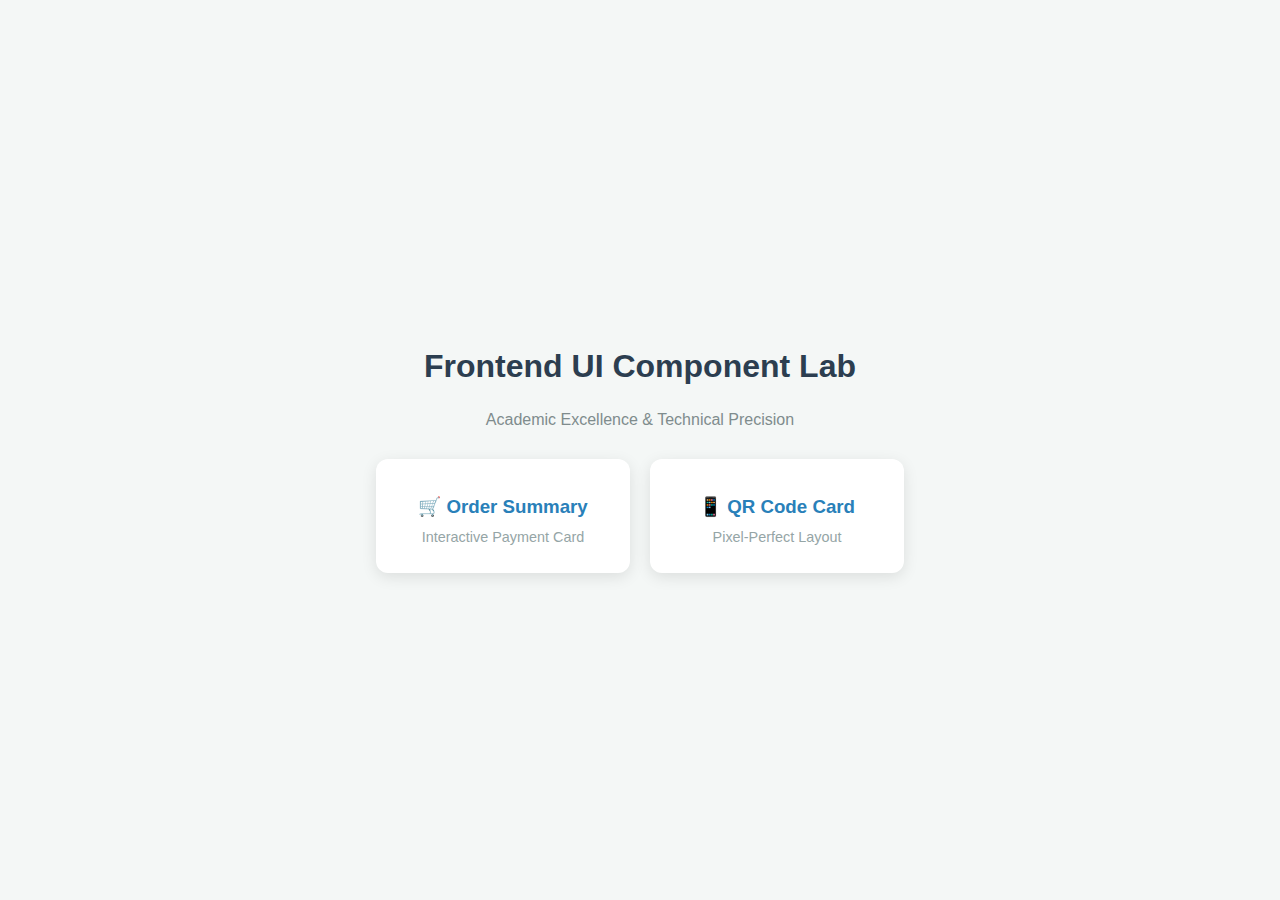
<file: index.html>
<!DOCTYPE html>
<html lang="en">
<head>
    <meta charset="UTF-8">
    <meta name="viewport" content="width=device-width, initial-scale=1.0">
    <title>Rijul Chaturvedi | UI Portfolio</title>
    <style>
        body { font-family: 'Segoe UI', Tahoma, Geneva, Verdana, sans-serif; display: flex; flex-direction: column; align-items: center; justify-content: center; height: 100vh; margin: 0; background-color: #f4f7f6; color: #333; }
        h1 { color: #2c3e50; margin-bottom: 10px; }
        p { margin-bottom: 30px; color: #7f8c8d; }
        .container { display: flex; gap: 20px; }
        .card-link { text-decoration: none; background: white; padding: 25px; border-radius: 12px; box-shadow: 0 4px 15px rgba(0,0,0,0.1); transition: transform 0.3s ease; border: 2px solid transparent; width: 200px; text-align: center; }
        .card-link:hover { transform: translateY(-10px); border-color: #3498db; }
        .card-link h3 { margin: 10px 0; color: #2980b9; }
        .card-link span { font-size: 0.9rem; color: #95a5a6; }
    </style>
</head>
<body>
    <h1>Frontend UI Component Lab</h1>
    <p>Academic Excellence & Technical Precision</p>

    <div class="container">
        <a href="./order-summary-card/" class="card-link">
            <h3>🛒 Order Summary</h3>
            <span>Interactive Payment Card</span>
        </a>

        <a href="./qr-code-component/" class="card-link">
            <h3>📱 QR Code Card</h3>
            <span>Pixel-Perfect Layout</span>
        </a>
    </div>

</body>
</html>
</file>
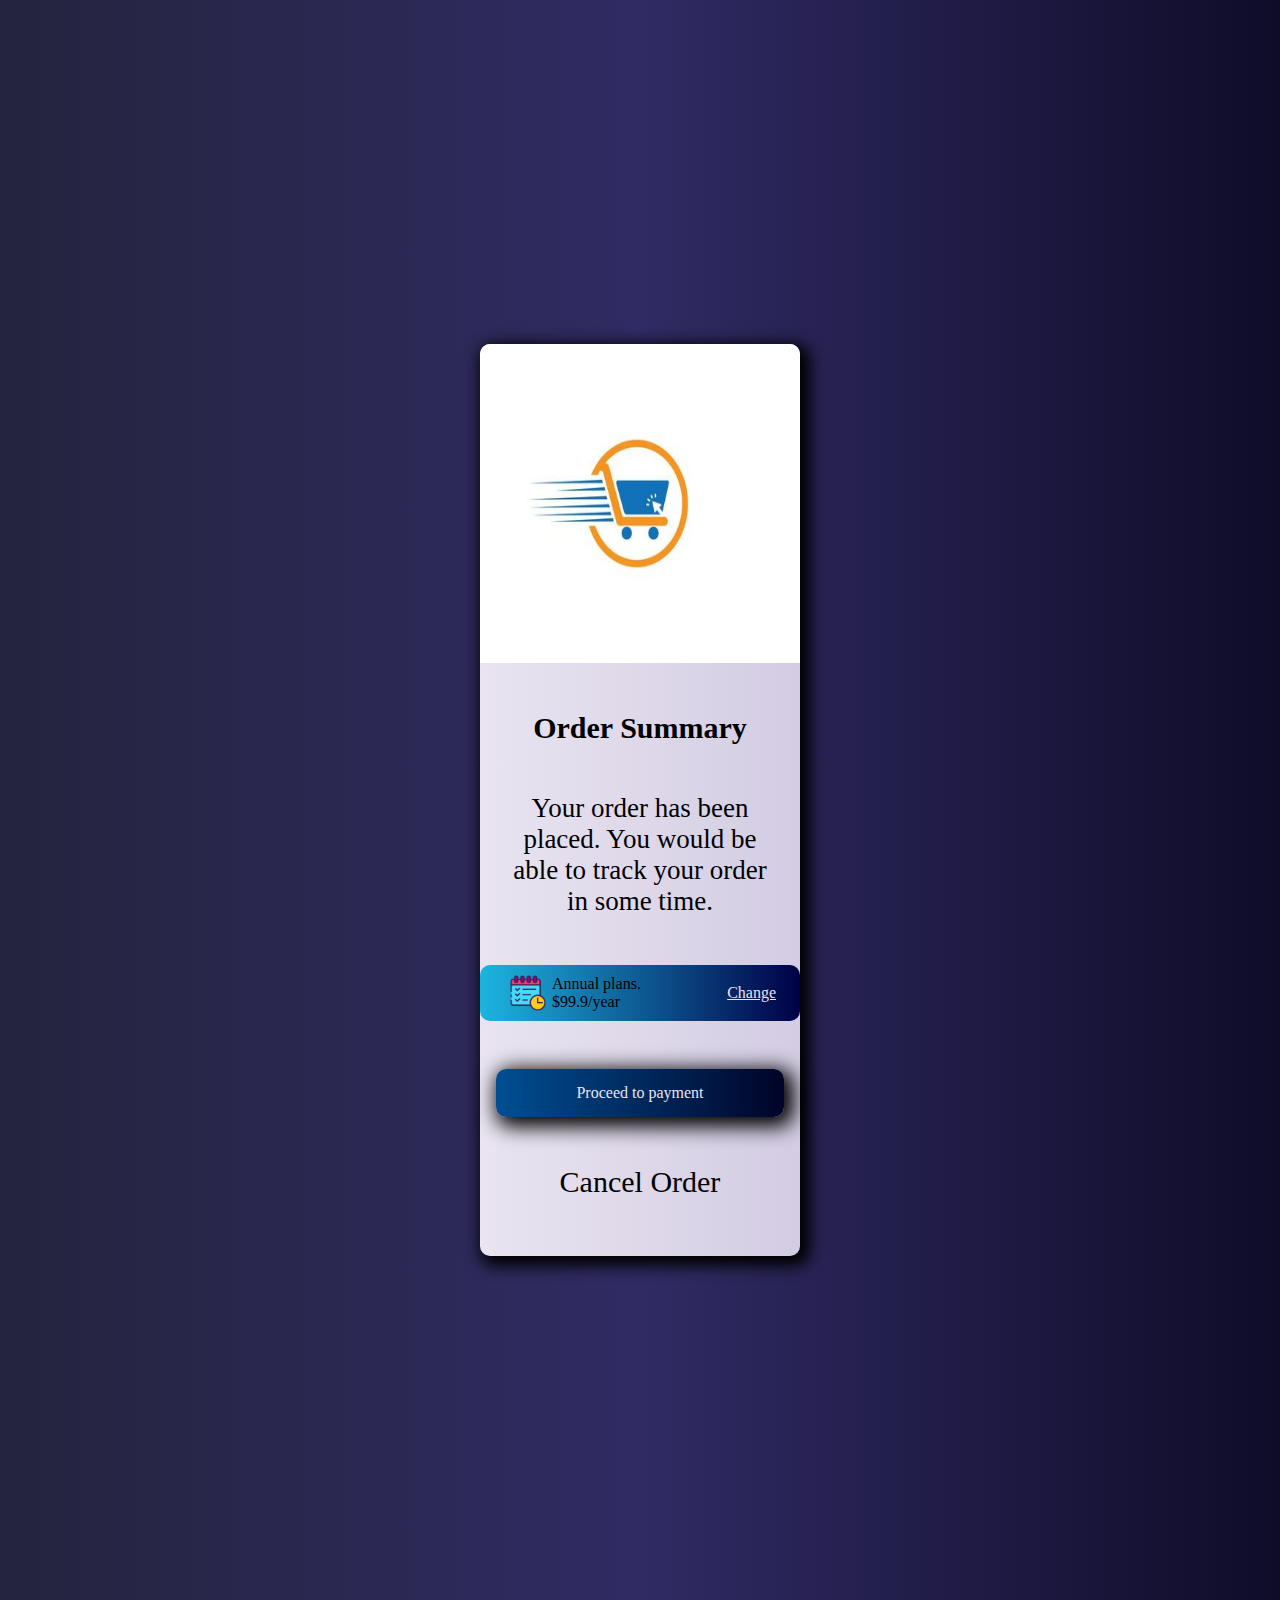
<file: order-summary-card/index.html>
<!DOCTYPE html>
<html lang="en">
<head>
    <meta charset="UTF-8">
    <meta name="viewport" content="width=device-width, initial-scale=1.0">
    <title>Card Website</title>
    <link rel="stylesheet" href="style.css">
    <link rel="shortcut icon" href="image.png" type="image/x-icon">
</head>
<body>
    <div id="container">
        <div id="item">
            <img src="image1.png" alt="photo" id="item1">
            <h1 id="item2">Order Summary</h1>
            <p id="item3">
                Your order has been placed.
                You would be able to track your order
                in some time.
            </p>
            <div id="item4">
                <div id="one">
                  <img src="image2.png" alt="photos" >
                  <div>
                    <p>Annual plans.<p>
                  <p>$99.9/year</p>
                  </div>
                    
                </div>
             <a href="#" id="two">Change</a>
            </div>
            <div id="item5">
                <a href="#">Proceed to payment</a>
            </div>
            <div id="item6">
                <a href="#">Cancel Order</a>
            </div>
        </div>
    </div>
</body>
</html>
</file>
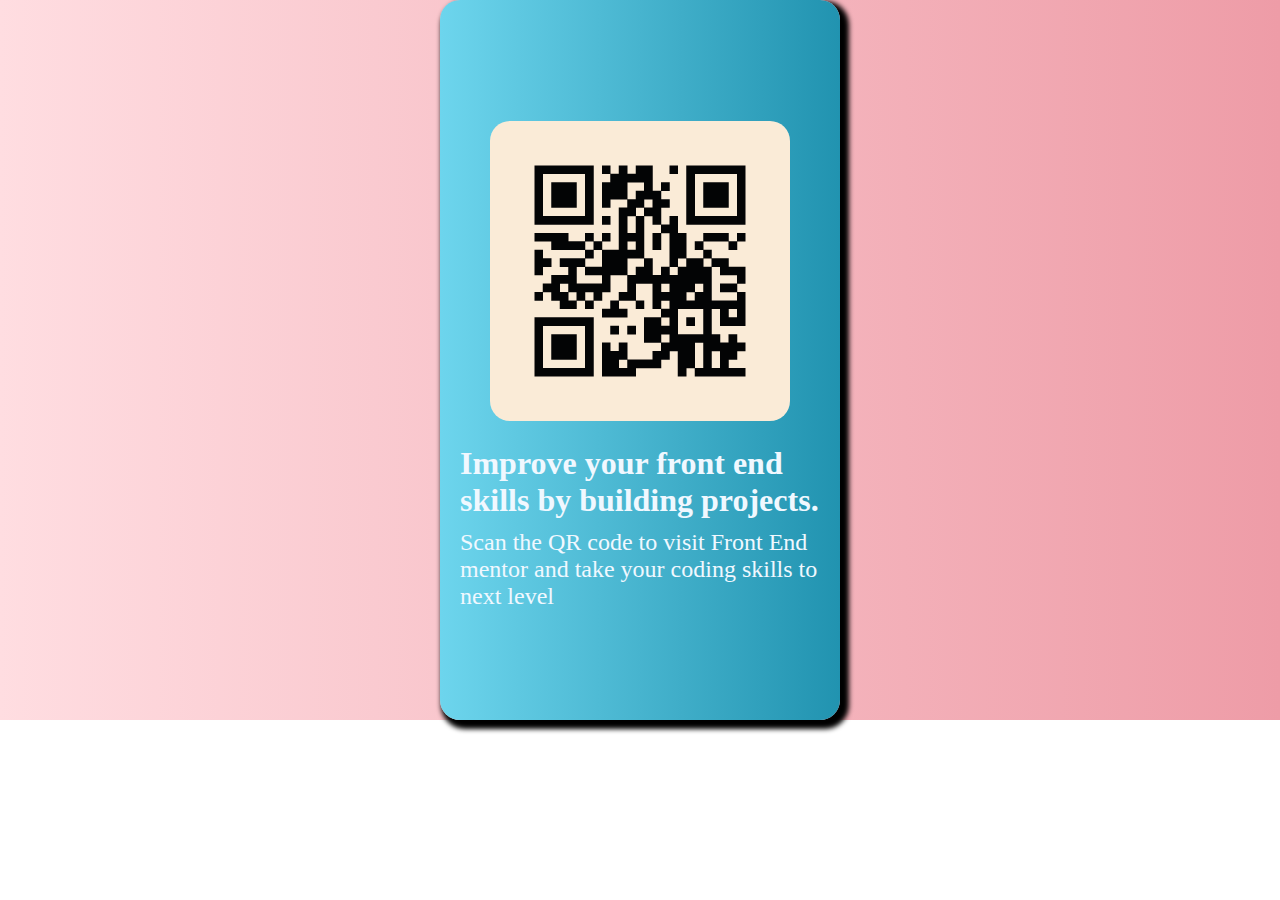
<file: qr-code-component/index.html>
<!DOCTYPE html>
<html lang="en">
<head>
    <meta charset="UTF-8">
    <meta name="viewport" content="width=device-width, initial-scale=1.0">
    <title>Card Section</title>
    <link rel="stylesheet" href="style.css">
    <link rel="shortcut icon" href="image.png" type="image/x-icon">
</head>
<body>
    <div id="container">
        <div id="item">
          <div id="image"> 
            <img src="image1.png" alt="photo" id="img1">
          </div>
          <div id="text">
            <h1>Improve your front end skills by building projects.</h1>
            <p>Scan the QR code to visit Front End mentor and take your coding skills to next level</p>
          </div>
        </div>
    </div>
</body>
</html>
</file>
<file: order-summary-card/style.css>
*{
    margin:0;
    padding: 0;
    box-sizing: border-box;
}
#container{
height: 100em;
background: #0f0c29;  /* fallback for old browsers */
background: -webkit-linear-gradient(to right, #24243e, #302b63, #0f0c29);  /* Chrome 10-25, Safari 5.1-6 */
background: linear-gradient(to right, #24243e, #302b63, #0f0c29); /* W3C, IE 10+/ Edge, Firefox 16+, Chrome 26+, Opera 12+, Safari 7+ */
display: flex;
justify-content: center;
align-items: center;
}

#item{
height:57%;
background: #D3CCE3;  /* fallback for old browsers */
background: -webkit-linear-gradient(to right, #E9E4F0, #D3CCE3);  /* Chrome 10-25, Safari 5.1-6 */
background: linear-gradient(to right, #E9E4F0, #D3CCE3); /* W3C, IE 10+/ Edge, Firefox 16+, Chrome 26+, Opera 12+, Safari 7+ */
width:25%;
border-radius: 10px;
box-shadow: 5px 5px 15px 5px black;
display: flex;
flex-direction: column;
/* justify-content: space-between; */
align-items: center;
gap: 3em;
}

#item1{
    height:35%;
    width: 100%;
    border-radius: 10px 10px 0 0;
}
#item2{
    font-weight: 220px;
    font-size:30px;
}
#item3{
    font-weight: 120px;
    font-size:27px;
    text-align: center;
    width: 80%;
}
#item4{
    height:3.5em;
    width: 20em;
    display: flex;
    justify-content:space-between;
    align-items:center;
    gap:3.7em;
    background: #000046;  /* fallback for old browsers */
    background: -webkit-linear-gradient(to right, #1CB5E0, #000046);  /* Chrome 10-25, Safari 5.1-6 */
    background: linear-gradient(to right, #1CB5E0, #000046); /* W3C, IE 10+/ Edge, Firefox 16+, Chrome 26+, Opera 12+, Safari 7+ */
    padding:1.5em;
    border-radius: 10px;
}
#item4 img{
   height:3em; 
}
#one{
  display: flex;
  align-items: center;
}  
#two{
    color:#E9E4F0
}
#item5{
    display: flex;
    height:2.5em;
    padding:1.5em;;
    justify-content: center;
    align-items: center;
    width:18em;
    border-radius: 10px;
    background: #000428;  /* fallback for old browsers */
    background: -webkit-linear-gradient(to right, #004e92, #000428);  /* Chrome 10-25, Safari 5.1-6 */
    background: linear-gradient(to right, #004e92, #000428); /* W3C, IE 10+/ Edge, Firefox 16+, Chrome 26+, Opera 12+, Safari 7+ */
    transition: all 1s linear 0.5s;
    box-shadow: 5px 5px 20px 5px black;
}

#item5:hover{
    transform: scale(1.2);
}

#item5 a{
    color: #E9E4F0;
    text-decoration: none;
}
#item6 a{
    font-weight: 40em;
    font-size:30px;
    text-decoration: none;
    color: black;
}
</file>
<file: qr-code-component/style.css>
*{
    margin:0;
    padding:0;
    box-sizing: border-box;
}
#container{
background: #ee9ca7;  /* fallback for old browsers */
background: -webkit-linear-gradient(to right, #ffdde1, #ee9ca7);  /* Chrome 10-25, Safari 5.1-6 */
background: linear-gradient(to right, #ffdde1, #ee9ca7); /* W3C, IE 10+/ Edge, Firefox 16+, Chrome 26+, Opera 12+, Safari 7+ */
width:100%;
height: 100%;
display:flex;
justify-content: center;
align-items: center;
}

#item{
padding: 20px;
height:45em;
width:25em;
background: #2193b0;  /* fallback for old browsers */
background: -webkit-linear-gradient(to right, #6dd5ed, #2193b0);  /* Chrome 10-25, Safari 5.1-6 */
background: linear-gradient(to right, #6dd5ed, #2193b0); /* W3C, IE 10+/ Edge, Firefox 16+, Chrome 26+, Opera 12+, Safari 7+ */
border-radius: 20px;
display:flex;
flex-direction: column;
justify-content: center;
align-items: center;
gap: 10px;
box-shadow: 5px 5px 5px 4px black;
transition: all 1s ease-in 0.1s;
}

#item:hover{
    transform: scale(1.2);
}

#img1{
    border-radius: 20px;
    background-color: antiquewhite;
    margin:10px;
    
}
#text{
display:flex;
gap: 10px;
flex-direction: column;
justify-content: center;
align-items:center;
width: 100%;
color:aliceblue;
}

#text h1{
    font-weight: 1.7rem;
}
#text p{
    font-size: 1.5rem;
}
@media (max-width : 430px){

}
</file>
